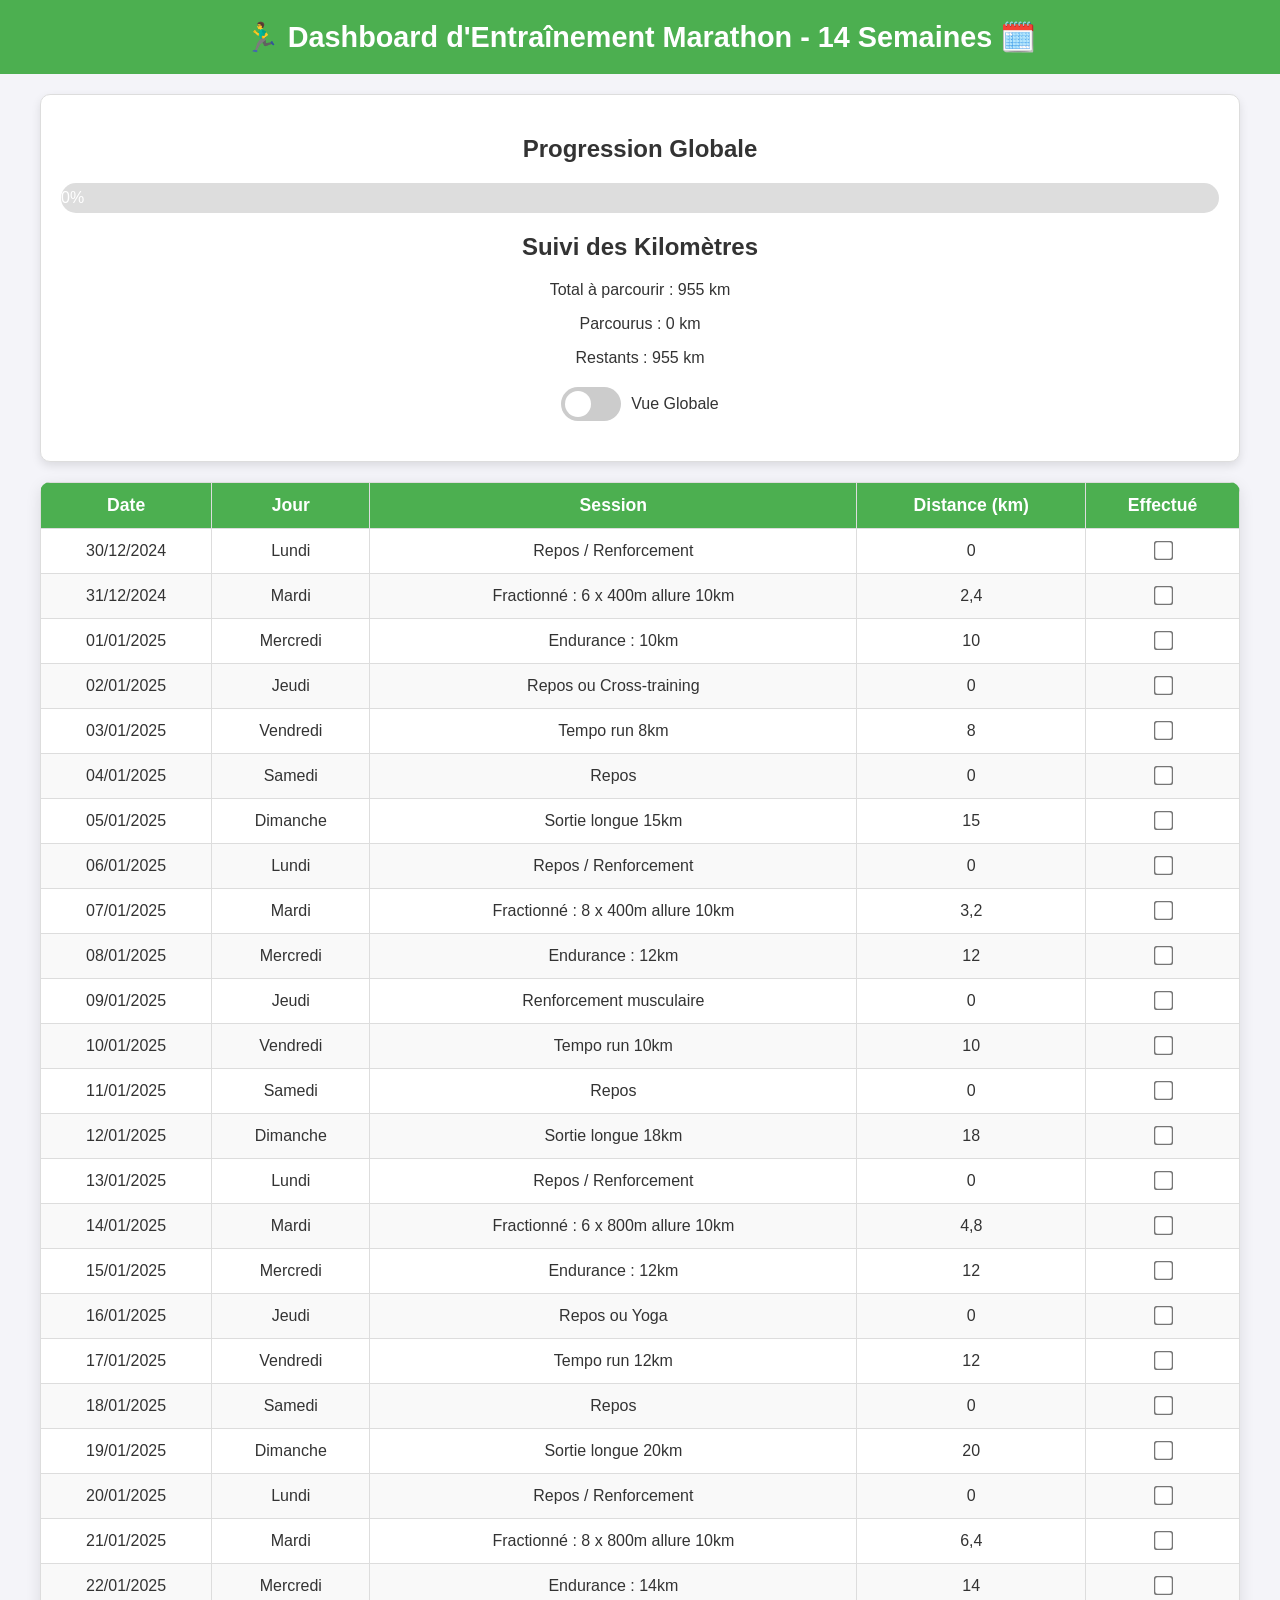
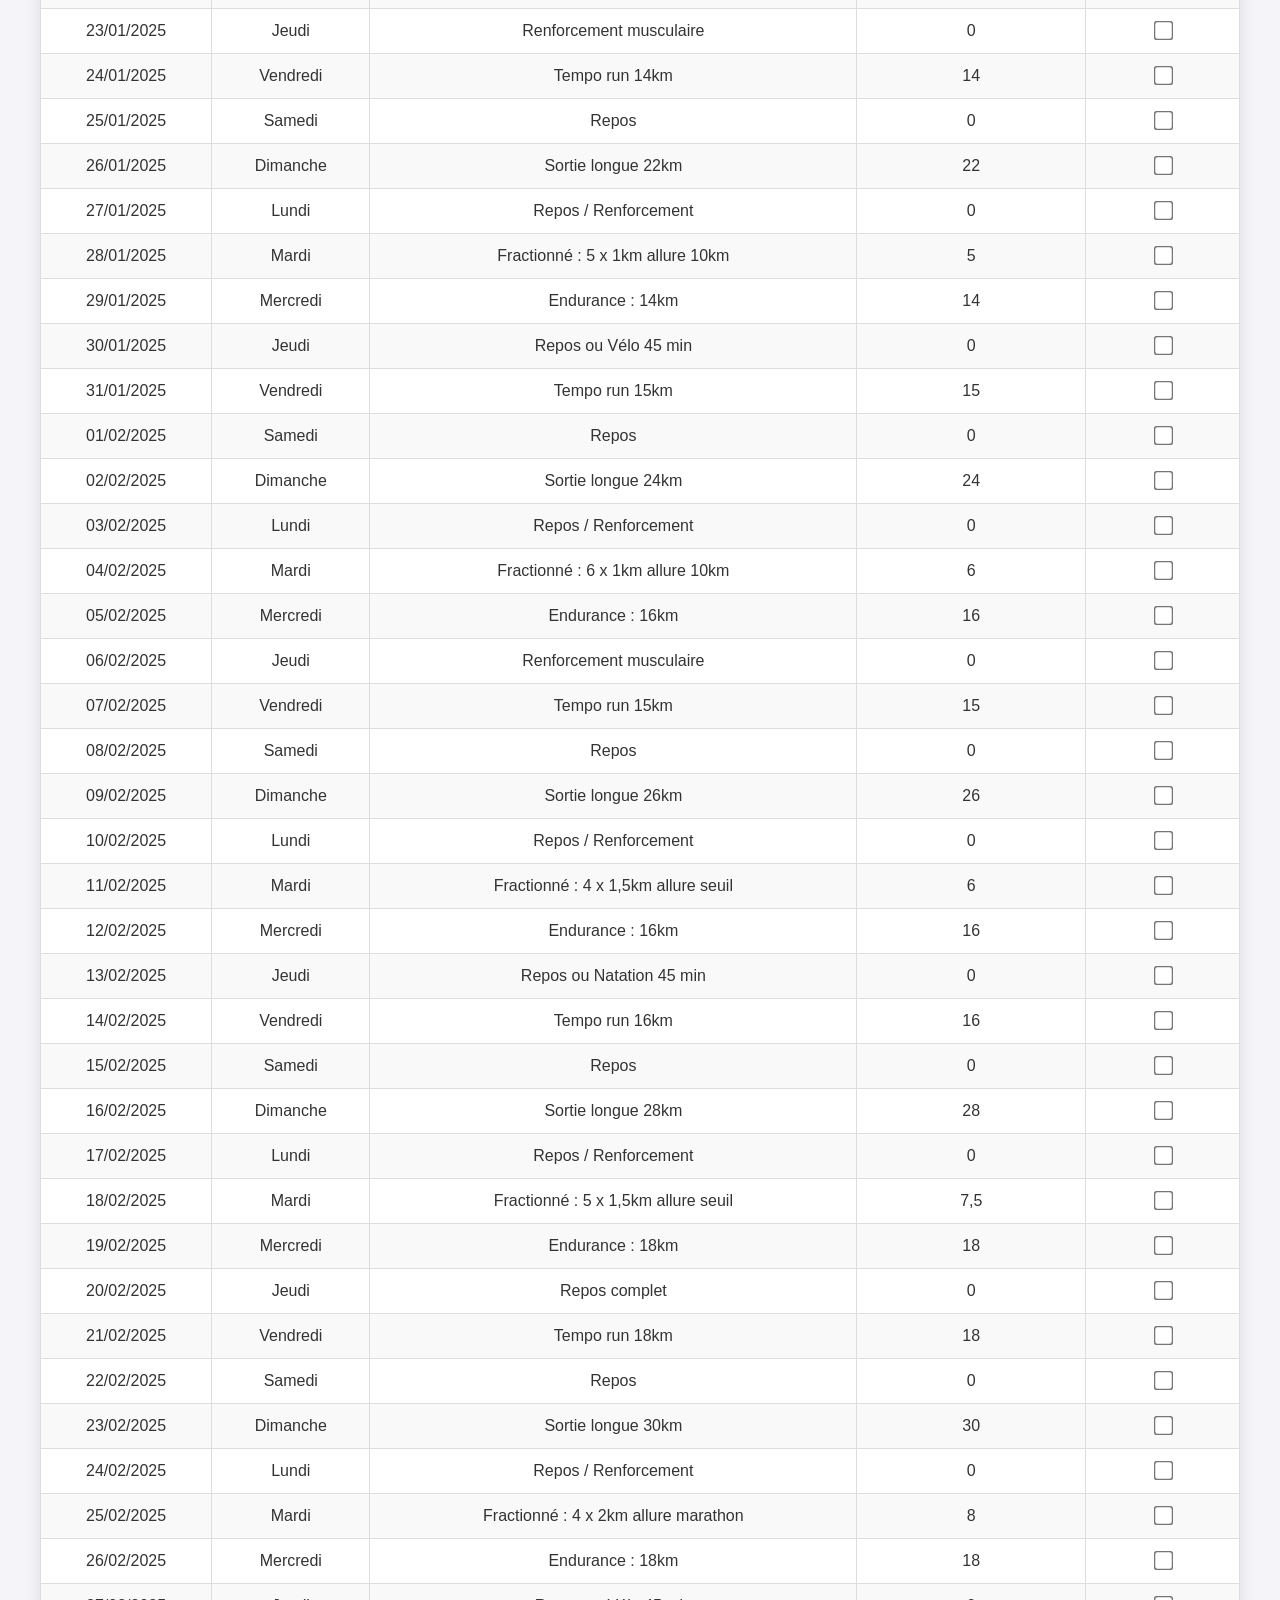
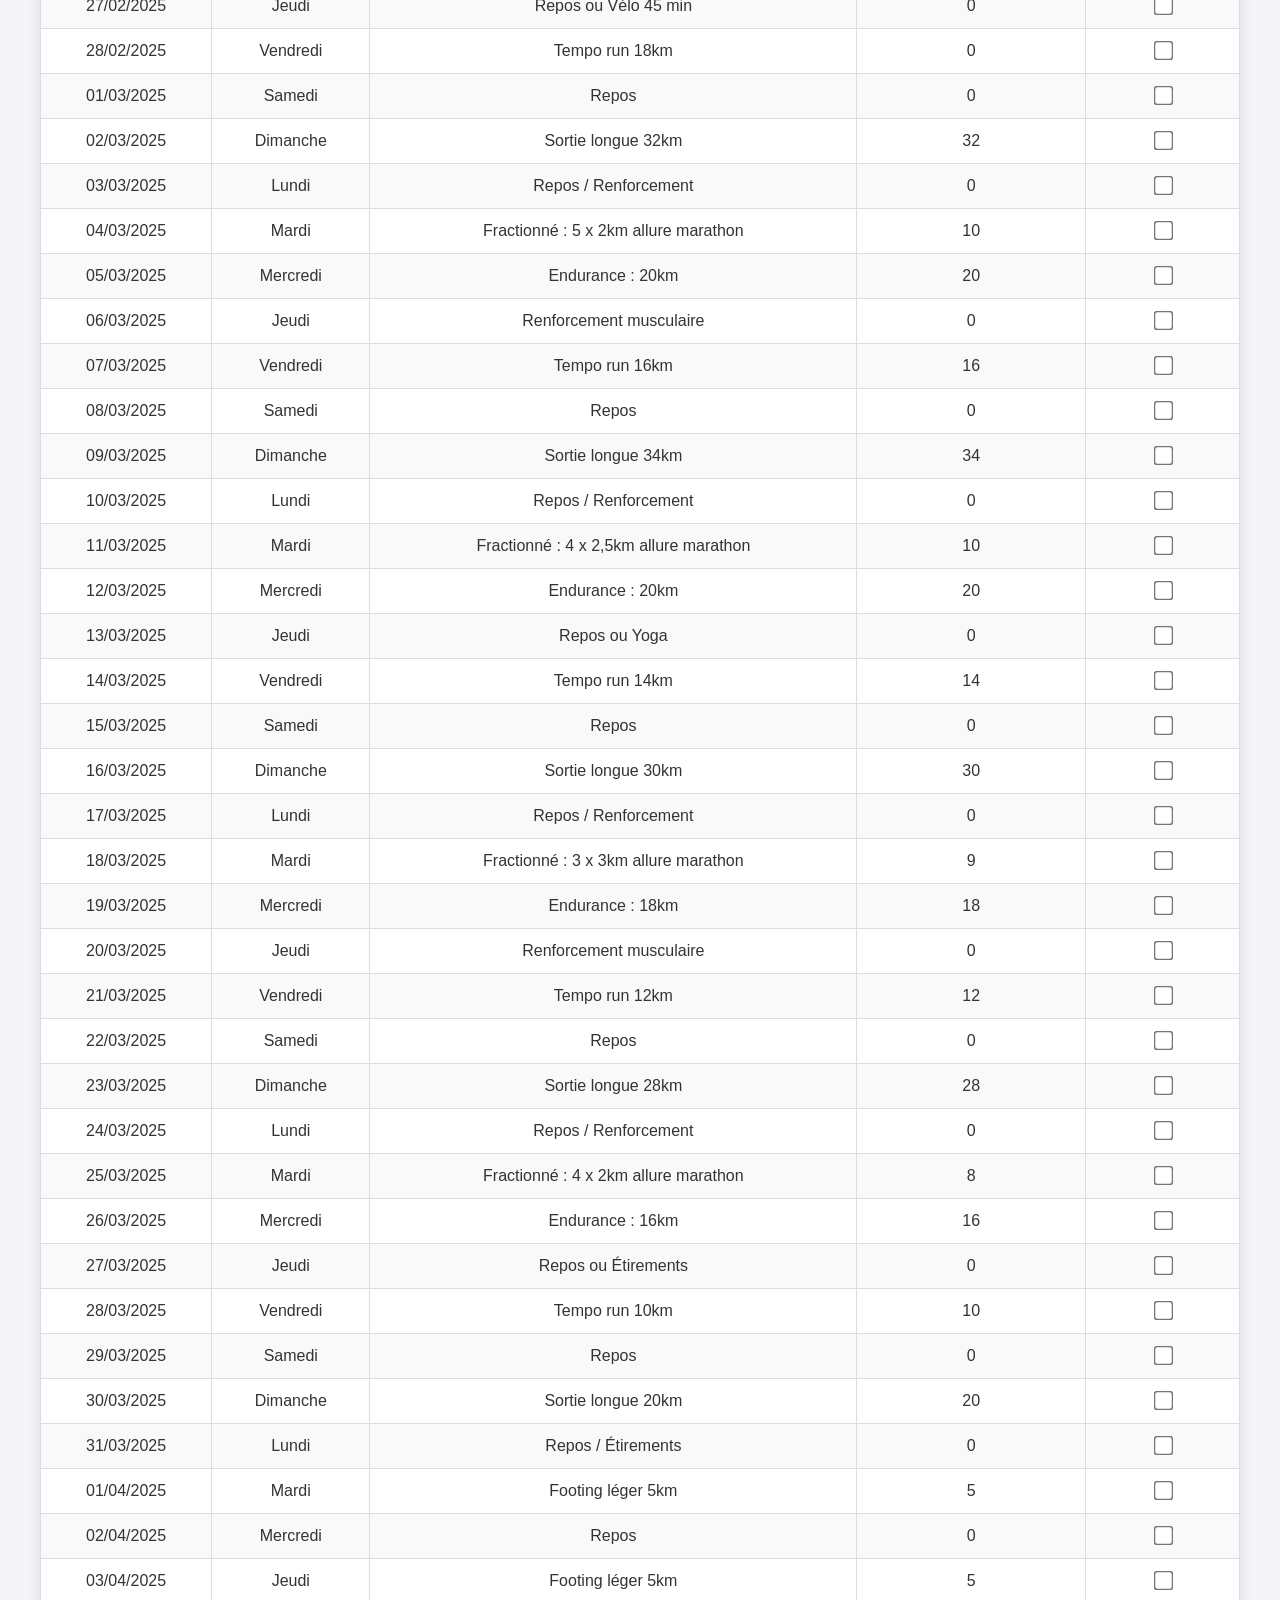
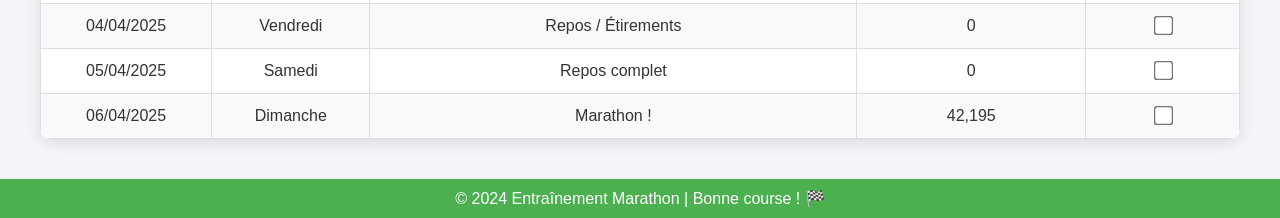
<file: index.html>
<!DOCTYPE html>
<html lang="fr">

<head>
    <meta charset="utf-8" />
    <meta content="width=device-width, initial-scale=1.0" name="viewport" />
    <title>Dashboard d'Entraînement Marathon - 14 Semaines</title>
    <link rel="stylesheet" href="styles.css">
</head>

<body>
    <header>🏃‍♂️ Dashboard d'Entraînement Marathon - 14 Semaines 🗓️</header>
    <div class="container">
        <div class="sticky-section">
            <h2>Progression Globale</h2>
            <div class="progress-bar">
                <div class="progress-fill" id="progress-fill">
                    <span id="progress-text">0%</span>
                </div>
            </div>
            <h2>Suivi des Kilomètres</h2>
            <p>Total à parcourir : <span id="total-distance">0</span> km</p>
            <p>Parcourus : <span id="completed-distance">0</span> km</p>
            <p>Restants : <span id="remaining-distance">0</span> km</p>
            <div class="toggle-view">
                <label class="switch">
                    <input type="checkbox" id="toggle-view-switch">
                    <span class="slider round"></span>
                </label>
                <span id="toggle-view-label">Vue Globale</span>
            </div>
        </div>
        <table>
            <thead>
                <tr>
                    <th>Date</th>
                    <th>Jour</th>
                    <th>Session</th>
                    <th>Distance (km)</th>
                    <th>Effectué</th>
                </tr>
            </thead>
            <tbody>
                <tr>
                    <td>30/12/2024</td>
                    <td>Lundi</td>
                    <td>Repos / Renforcement</td>
                    <td>0</td>
                    <td><input onclick="toggleDone(this)" type="checkbox" /></td>
                </tr>
                <tr>
                    <td>31/12/2024</td>
                    <td>Mardi</td>
                    <td>Fractionné : 6 x 400m allure 10km</td>
                    <td>2,4</td>
                    <td><input onclick="toggleDone(this)" type="checkbox" /></td>
                </tr>
                <tr>
                    <td>01/01/2025</td>
                    <td>Mercredi</td>
                    <td>Endurance : 10km</td>
                    <td>10</td>
                    <td><input onclick="toggleDone(this)" type="checkbox" /></td>
                </tr>
                <tr>
                    <td>02/01/2025</td>
                    <td>Jeudi</td>
                    <td>Repos ou Cross-training</td>
                    <td>0</td>
                    <td><input onclick="toggleDone(this)" type="checkbox" /></td>
                </tr>
                <tr>
                    <td>03/01/2025</td>
                    <td>Vendredi</td>
                    <td>Tempo run 8km</td>
                    <td>8</td>
                    <td><input onclick="toggleDone(this)" type="checkbox" /></td>
                </tr>
                <tr>
                    <td>04/01/2025</td>
                    <td>Samedi</td>
                    <td>Repos</td>
                    <td>0</td>
                    <td><input onclick="toggleDone(this)" type="checkbox" /></td>
                </tr>
                <tr>
                    <td>05/01/2025</td>
                    <td>Dimanche</td>
                    <td>Sortie longue 15km</td>
                    <td>15</td>
                    <td><input onclick="toggleDone(this)" type="checkbox" /></td>
                </tr>
                <tr>
                    <td>06/01/2025</td>
                    <td>Lundi</td>
                    <td>Repos / Renforcement</td>
                    <td>0</td>
                    <td><input onclick="toggleDone(this)" type="checkbox" /></td>
                </tr>
                <tr>
                    <td>07/01/2025</td>
                    <td>Mardi</td>
                    <td>Fractionné : 8 x 400m allure 10km</td>
                    <td>3,2</td>
                    <td><input onclick="toggleDone(this)" type="checkbox" /></td>
                </tr>
                <tr>
                    <td>08/01/2025</td>
                    <td>Mercredi</td>
                    <td>Endurance : 12km</td>
                    <td>12</td>
                    <td><input onclick="toggleDone(this)" type="checkbox" /></td>
                </tr>
                <tr>
                    <td>09/01/2025</td>
                    <td>Jeudi</td>
                    <td>Renforcement musculaire</td>
                    <td>0</td>
                    <td><input onclick="toggleDone(this)" type="checkbox" /></td>
                </tr>
                <tr>
                    <td>10/01/2025</td>
                    <td>Vendredi</td>
                    <td>Tempo run 10km</td>
                    <td>10</td>
                    <td><input onclick="toggleDone(this)" type="checkbox" /></td>
                </tr>
                <tr>
                    <td>11/01/2025</td>
                    <td>Samedi</td>
                    <td>Repos</td>
                    <td>0</td>
                    <td><input onclick="toggleDone(this)" type="checkbox" /></td>
                </tr>
                <tr>
                    <td>12/01/2025</td>
                    <td>Dimanche</td>
                    <td>Sortie longue 18km</td>
                    <td>18</td>
                    <td><input onclick="toggleDone(this)" type="checkbox" /></td>
                </tr>
                <tr>
                    <td>13/01/2025</td>
                    <td>Lundi</td>
                    <td>Repos / Renforcement</td>
                    <td>0</td>
                    <td><input onclick="toggleDone(this)" type="checkbox" /></td>
                </tr>
                <tr>
                    <td>14/01/2025</td>
                    <td>Mardi</td>
                    <td>Fractionné : 6 x 800m allure 10km</td>
                    <td>4,8</td>
                    <td><input onclick="toggleDone(this)" type="checkbox" /></td>
                </tr>
                <tr>
                    <td>15/01/2025</td>
                    <td>Mercredi</td>
                    <td>Endurance : 12km</td>
                    <td>12</td>
                    <td><input onclick="toggleDone(this)" type="checkbox" /></td>
                </tr>
                <tr>
                    <td>16/01/2025</td>
                    <td>Jeudi</td>
                    <td>Repos ou Yoga</td>
                    <td>0</td>
                    <td><input onclick="toggleDone(this)" type="checkbox" /></td>
                </tr>
                <tr>
                    <td>17/01/2025</td>
                    <td>Vendredi</td>
                    <td>Tempo run 12km</td>
                    <td>12</td>
                    <td><input onclick="toggleDone(this)" type="checkbox" /></td>
                </tr>
                <tr>
                    <td>18/01/2025</td>
                    <td>Samedi</td>
                    <td>Repos</td>
                    <td>0</td>
                    <td><input onclick="toggleDone(this)" type="checkbox" /></td>
                </tr>
                <tr>
                    <td>19/01/2025</td>
                    <td>Dimanche</td>
                    <td>Sortie longue 20km</td>
                    <td>20</td>
                    <td><input onclick="toggleDone(this)" type="checkbox" /></td>
                </tr>
                <tr>
                    <td>20/01/2025</td>
                    <td>Lundi</td>
                    <td>Repos / Renforcement</td>
                    <td>0</td>
                    <td><input onclick="toggleDone(this)" type="checkbox" /></td>
                </tr>
                <tr>
                    <td>21/01/2025</td>
                    <td>Mardi</td>
                    <td>Fractionné : 8 x 800m allure 10km</td>
                    <td>6,4</td>
                    <td><input onclick="toggleDone(this)" type="checkbox" /></td>
                </tr>
                <tr>
                    <td>22/01/2025</td>
                    <td>Mercredi</td>
                    <td>Endurance : 14km</td>
                    <td>14</td>
                    <td><input onclick="toggleDone(this)" type="checkbox" /></td>
                </tr>
                <tr>
                    <td>23/01/2025</td>
                    <td>Jeudi</td>
                    <td>Renforcement musculaire</td>
                    <td>0</td>
                    <td><input onclick="toggleDone(this)" type="checkbox" /></td>
                </tr>
                <tr>
                    <td>24/01/2025</td>
                    <td>Vendredi</td>
                    <td>Tempo run 14km</td>
                    <td>14</td>
                    <td><input onclick="toggleDone(this)" type="checkbox" /></td>
                </tr>
                <tr>
                    <td>25/01/2025</td>
                    <td>Samedi</td>
                    <td>Repos</td>
                    <td>0</td>
                    <td><input onclick="toggleDone(this)" type="checkbox" /></td>
                </tr>
                <tr>
                    <td>26/01/2025</td>
                    <td>Dimanche</td>
                    <td>Sortie longue 22km</td>
                    <td>22</td>
                    <td><input onclick="toggleDone(this)" type="checkbox" /></td>
                </tr>
                <tr>
                    <td>27/01/2025</td>
                    <td>Lundi</td>
                    <td>Repos / Renforcement</td>
                    <td>0</td>
                    <td><input onclick="toggleDone(this)" type="checkbox" /></td>
                </tr>
                <tr>
                    <td>28/01/2025</td>
                    <td>Mardi</td>
                    <td>Fractionné : 5 x 1km allure 10km</td>
                    <td>5</td>
                    <td><input onclick="toggleDone(this)" type="checkbox" /></td>
                </tr>
                <tr>
                    <td>29/01/2025</td>
                    <td>Mercredi</td>
                    <td>Endurance : 14km</td>
                    <td>14</td>
                    <td><input onclick="toggleDone(this)" type="checkbox" /></td>
                </tr>
                <tr>
                    <td>30/01/2025</td>
                    <td>Jeudi</td>
                    <td>Repos ou Vélo 45 min</td>
                    <td>0</td>
                    <td><input onclick="toggleDone(this)" type="checkbox" /></td>
                </tr>
                <tr>
                    <td>31/01/2025</td>
                    <td>Vendredi</td>
                    <td>Tempo run 15km</td>
                    <td>15</td>
                    <td><input onclick="toggleDone(this)" type="checkbox" /></td>
                </tr>
                <tr>
                    <td>01/02/2025</td>
                    <td>Samedi</td>
                    <td>Repos</td>
                    <td>0</td>
                    <td><input onclick="toggleDone(this)" type="checkbox" /></td>
                </tr>
                <tr>
                    <td>02/02/2025</td>
                    <td>Dimanche</td>
                    <td>Sortie longue 24km</td>
                    <td>24</td>
                    <td><input onclick="toggleDone(this)" type="checkbox" /></td>
                </tr>
                <tr>
                    <td>03/02/2025</td>
                    <td>Lundi</td>
                    <td>Repos / Renforcement</td>
                    <td>0</td>
                    <td><input onclick="toggleDone(this)" type="checkbox" /></td>
                </tr>
                <tr>
                    <td>04/02/2025</td>
                    <td>Mardi</td>
                    <td>Fractionné : 6 x 1km allure 10km</td>
                    <td>6</td>
                    <td><input onclick="toggleDone(this)" type="checkbox" /></td>
                </tr>
                <tr>
                    <td>05/02/2025</td>
                    <td>Mercredi</td>
                    <td>Endurance : 16km</td>
                    <td>16</td>
                    <td><input onclick="toggleDone(this)" type="checkbox" /></td>
                </tr>
                <tr>
                    <td>06/02/2025</td>
                    <td>Jeudi</td>
                    <td>Renforcement musculaire</td>
                    <td>0</td>
                    <td><input onclick="toggleDone(this)" type="checkbox" /></td>
                </tr>
                <tr>
                    <td>07/02/2025</td>
                    <td>Vendredi</td>
                    <td>Tempo run 15km</td>
                    <td>15</td>
                    <td><input onclick="toggleDone(this)" type="checkbox" /></td>
                </tr>
                <tr>
                    <td>08/02/2025</td>
                    <td>Samedi</td>
                    <td>Repos</td>
                    <td>0</td>
                    <td><input onclick="toggleDone(this)" type="checkbox" /></td>
                </tr>
                <tr>
                    <td>09/02/2025</td>
                    <td>Dimanche</td>
                    <td>Sortie longue 26km</td>
                    <td>26</td>
                    <td><input onclick="toggleDone(this)" type="checkbox" /></td>
                </tr>
                <tr>
                    <td>10/02/2025</td>
                    <td>Lundi</td>
                    <td>Repos / Renforcement</td>
                    <td>0</td>
                    <td><input onclick="toggleDone(this)" type="checkbox" /></td>
                </tr>
                <tr>
                    <td>11/02/2025</td>
                    <td>Mardi</td>
                    <td>Fractionné : 4 x 1,5km allure seuil</td>
                    <td>6</td>
                    <td><input onclick="toggleDone(this)" type="checkbox" /></td>
                </tr>
                <tr>
                    <td>12/02/2025</td>
                    <td>Mercredi</td>
                    <td>Endurance : 16km</td>
                    <td>16</td>
                    <td><input onclick="toggleDone(this)" type="checkbox" /></td>
                </tr>
                <tr>
                    <td>13/02/2025</td>
                    <td>Jeudi</td>
                    <td>Repos ou Natation 45 min</td>
                    <td>0</td>
                    <td><input onclick="toggleDone(this)" type="checkbox" /></td>
                </tr>
                <tr>
                    <td>14/02/2025</td>
                    <td>Vendredi</td>
                    <td>Tempo run 16km</td>
                    <td>16</td>
                    <td><input onclick="toggleDone(this)" type="checkbox" /></td>
                </tr>
                <tr>
                    <td>15/02/2025</td>
                    <td>Samedi</td>
                    <td>Repos</td>
                    <td>0</td>
                    <td><input onclick="toggleDone(this)" type="checkbox" /></td>
                </tr>
                <tr>
                    <td>16/02/2025</td>
                    <td>Dimanche</td>
                    <td>Sortie longue 28km</td>
                    <td>28</td>
                    <td><input onclick="toggleDone(this)" type="checkbox" /></td>
                </tr>
                <tr>
                    <td>17/02/2025</td>
                    <td>Lundi</td>
                    <td>Repos / Renforcement</td>
                    <td>0</td>
                    <td><input onclick="toggleDone(this)" type="checkbox" /></td>
                </tr>
                <tr>
                    <td>18/02/2025</td>
                    <td>Mardi</td>
                    <td>Fractionné : 5 x 1,5km allure seuil</td>
                    <td>7,5</td>
                    <td><input onclick="toggleDone(this)" type="checkbox" /></td>
                </tr>
                <tr>
                    <td>19/02/2025</td>
                    <td>Mercredi</td>
                    <td>Endurance : 18km</td>
                    <td>18</td>
                    <td><input onclick="toggleDone(this)" type="checkbox" /></td>
                </tr>
                <tr>
                    <td>20/02/2025</td>
                    <td>Jeudi</td>
                    <td>Repos complet</td>
                    <td>0</td>
                    <td><input onclick="toggleDone(this)" type="checkbox" /></td>
                </tr>
                <tr>
                    <td>21/02/2025</td>
                    <td>Vendredi</td>
                    <td>Tempo run 18km</td>
                    <td>18</td>
                    <td><input onclick="toggleDone(this)" type="checkbox" /></td>
                </tr>
                <tr>
                    <td>22/02/2025</td>
                    <td>Samedi</td>
                    <td>Repos</td>
                    <td>0</td>
                    <td><input onclick="toggleDone(this)" type="checkbox" /></td>
                </tr>
                <tr>
                    <td>23/02/2025</td>
                    <td>Dimanche</td>
                    <td>Sortie longue 30km</td>
                    <td>30</td>
                    <td><input onclick="toggleDone(this)" type="checkbox" /></td>
                </tr>
                <tr>
                    <td>24/02/2025</td>
                    <td>Lundi</td>
                    <td>Repos / Renforcement</td>
                    <td>0</td>
                    <td><input onclick="toggleDone(this)" type="checkbox" /></td>
                </tr>
                <tr>
                    <td>25/02/2025</td>
                    <td>Mardi</td>
                    <td>Fractionné : 4 x 2km allure marathon</td>
                    <td>8</td>
                    <td><input onclick="toggleDone(this)" type="checkbox" /></td>
                </tr>
                <tr>
                    <td>26/02/2025</td>
                    <td>Mercredi</td>
                    <td>Endurance : 18km</td>
                    <td>18</td>
                    <td><input onclick="toggleDone(this)" type="checkbox" /></td>
                </tr>
                <tr>
                    <td>27/02/2025</td>
                    <td>Jeudi</td>
                    <td>Repos ou Vélo 45 min</td>
                    <td>0</td>
                    <td><input onclick="toggleDone(this)" type="checkbox" /></td>
                </tr>
                <tr>
                    <td>28/02/2025</td>
                    <td>Vendredi</td>
                    <td>Tempo run 18km</td>
                    <td>0</td>
                    <td><input onclick="toggleDone(this)" type="checkbox" /></td>
                </tr>
                <tr>
                    <td>01/03/2025</td>
                    <td>Samedi</td>
                    <td>Repos</td>
                    <td>0</td>
                    <td><input onclick="toggleDone(this)" type="checkbox" /></td>
                </tr>
                <tr>
                    <td>02/03/2025</td>
                    <td>Dimanche</td>
                    <td>Sortie longue 32km</td>
                    <td>32</td>
                    <td><input onclick="toggleDone(this)" type="checkbox" /></td>
                </tr>
                <tr>
                    <td>03/03/2025</td>
                    <td>Lundi</td>
                    <td>Repos / Renforcement</td>
                    <td>0</td>
                    <td><input onclick="toggleDone(this)" type="checkbox" /></td>
                </tr>
                <tr>
                    <td>04/03/2025</td>
                    <td>Mardi</td>
                    <td>Fractionné : 5 x 2km allure marathon</td>
                    <td>10</td>
                    <td><input onclick="toggleDone(this)" type="checkbox" /></td>
                </tr>
                <tr>
                    <td>05/03/2025</td>
                    <td>Mercredi</td>
                    <td>Endurance : 20km</td>
                    <td>20</td>
                    <td><input onclick="toggleDone(this)" type="checkbox" /></td>
                </tr>
                <tr>
                    <td>06/03/2025</td>
                    <td>Jeudi</td>
                    <td>Renforcement musculaire</td>
                    <td>0</td>
                    <td><input onclick="toggleDone(this)" type="checkbox" /></td>
                </tr>
                <tr>
                    <td>07/03/2025</td>
                    <td>Vendredi</td>
                    <td>Tempo run 16km</td>
                    <td>16</td>
                    <td><input onclick="toggleDone(this)" type="checkbox" /></td>
                </tr>
                <tr>
                    <td>08/03/2025</td>
                    <td>Samedi</td>
                    <td>Repos</td>
                    <td>0</td>
                    <td><input onclick="toggleDone(this)" type="checkbox" /></td>
                </tr>
                <tr>
                    <td>09/03/2025</td>
                    <td>Dimanche</td>
                    <td>Sortie longue 34km</td>
                    <td>34</td>
                    <td><input onclick="toggleDone(this)" type="checkbox" /></td>
                </tr>
                <tr>
                    <td>10/03/2025</td>
                    <td>Lundi</td>
                    <td>Repos / Renforcement</td>
                    <td>0</td>
                    <td><input onclick="toggleDone(this)" type="checkbox" /></td>
                </tr>
                <tr>
                    <td>11/03/2025</td>
                    <td>Mardi</td>
                    <td>Fractionné : 4 x 2,5km allure marathon</td>
                    <td>10</td>
                    <td><input onclick="toggleDone(this)" type="checkbox" /></td>
                </tr>
                <tr>
                    <td>12/03/2025</td>
                    <td>Mercredi</td>
                    <td>Endurance : 20km</td>
                    <td>20</td>
                    <td><input onclick="toggleDone(this)" type="checkbox" /></td>
                </tr>
                <tr>
                    <td>13/03/2025</td>
                    <td>Jeudi</td>
                    <td>Repos ou Yoga</td>
                    <td>0</td>
                    <td><input onclick="toggleDone(this)" type="checkbox" /></td>
                </tr>
                <tr>
                    <td>14/03/2025</td>
                    <td>Vendredi</td>
                    <td>Tempo run 14km</td>
                    <td>14</td>
                    <td><input onclick="toggleDone(this)" type="checkbox" /></td>
                </tr>
                <tr>
                    <td>15/03/2025</td>
                    <td>Samedi</td>
                    <td>Repos</td>
                    <td>0</td>
                    <td><input onclick="toggleDone(this)" type="checkbox" /></td>
                </tr>
                <tr>
                    <td>16/03/2025</td>
                    <td>Dimanche</td>
                    <td>Sortie longue 30km</td>
                    <td>30</td>
                    <td><input onclick="toggleDone(this)" type="checkbox" /></td>
                </tr>
                <tr>
                    <td>17/03/2025</td>
                    <td>Lundi</td>
                    <td>Repos / Renforcement</td>
                    <td>0</td>
                    <td><input onclick="toggleDone(this)" type="checkbox" /></td>
                </tr>
                <tr>
                    <td>18/03/2025</td>
                    <td>Mardi</td>
                    <td>Fractionné : 3 x 3km allure marathon</td>
                    <td>9</td>
                    <td><input onclick="toggleDone(this)" type="checkbox" /></td>
                </tr>
                <tr>
                    <td>19/03/2025</td>
                    <td>Mercredi</td>
                    <td>Endurance : 18km</td>
                    <td>18</td>
                    <td><input onclick="toggleDone(this)" type="checkbox" /></td>
                </tr>
                <tr>
                    <td>20/03/2025</td>
                    <td>Jeudi</td>
                    <td>Renforcement musculaire</td>
                    <td>0</td>
                    <td><input onclick="toggleDone(this)" type="checkbox" /></td>
                </tr>
                <tr>
                    <td>21/03/2025</td>
                    <td>Vendredi</td>
                    <td>Tempo run 12km</td>
                    <td>12</td>
                    <td><input onclick="toggleDone(this)" type="checkbox" /></td>
                </tr>
                <tr>
                    <td>22/03/2025</td>
                    <td>Samedi</td>
                    <td>Repos</td>
                    <td>0</td>
                    <td><input onclick="toggleDone(this)" type="checkbox" /></td>
                </tr>
                <tr>
                    <td>23/03/2025</td>
                    <td>Dimanche</td>
                    <td>Sortie longue 28km</td>
                    <td>28</td>
                    <td><input onclick="toggleDone(this)" type="checkbox" /></td>
                </tr>
                <tr>
                    <td>24/03/2025</td>
                    <td>Lundi</td>
                    <td>Repos / Renforcement</td>
                    <td>0</td>
                    <td><input onclick="toggleDone(this)" type="checkbox" /></td>
                </tr>
                <tr>
                    <td>25/03/2025</td>
                    <td>Mardi</td>
                    <td>Fractionné : 4 x 2km allure marathon</td>
                    <td>8</td>
                    <td><input onclick="toggleDone(this)" type="checkbox" /></td>
                </tr>
                <tr>
                    <td>26/03/2025</td>
                    <td>Mercredi</td>
                    <td>Endurance : 16km</td>
                    <td>16</td>
                    <td><input onclick="toggleDone(this)" type="checkbox" /></td>
                </tr>
                <tr>
                    <td>27/03/2025</td>
                    <td>Jeudi</td>
                    <td>Repos ou Étirements</td>
                    <td>0</td>
                    <td><input onclick="toggleDone(this)" type="checkbox" /></td>
                </tr>
                <tr>
                    <td>28/03/2025</td>
                    <td>Vendredi</td>
                    <td>Tempo run 10km</td>
                    <td>10</td>
                    <td><input onclick="toggleDone(this)" type="checkbox" /></td>
                </tr>
                <tr>
                    <td>29/03/2025</td>
                    <td>Samedi</td>
                    <td>Repos</td>
                    <td>0</td>
                    <td><input onclick="toggleDone(this)" type="checkbox" /></td>
                </tr>
                <tr>
                    <td>30/03/2025</td>
                    <td>Dimanche</td>
                    <td>Sortie longue 20km</td>
                    <td>20</td>
                    <td><input onclick="toggleDone(this)" type="checkbox" /></td>
                </tr>
                <tr>
                    <td>31/03/2025</td>
                    <td>Lundi</td>
                    <td>Repos / Étirements</td>
                    <td>0</td>
                    <td><input onclick="toggleDone(this)" type="checkbox" /></td>
                </tr>
                <tr>
                    <td>01/04/2025</td>
                    <td>Mardi</td>
                    <td>Footing léger 5km</td>
                    <td>5</td>
                    <td><input onclick="toggleDone(this)" type="checkbox" /></td>
                </tr>
                <tr>
                    <td>02/04/2025</td>
                    <td>Mercredi</td>
                    <td>Repos</td>
                    <td>0</td>
                    <td><input onclick="toggleDone(this)" type="checkbox" /></td>
                </tr>
                <tr>
                    <td>03/04/2025</td>
                    <td>Jeudi</td>
                    <td>Footing léger 5km</td>
                    <td>5</td>
                    <td><input onclick="toggleDone(this)" type="checkbox" /></td>
                </tr>
                <tr>
                    <td>04/04/2025</td>
                    <td>Vendredi</td>
                    <td>Repos / Étirements</td>
                    <td>0</td>
                    <td><input onclick="toggleDone(this)" type="checkbox" /></td>
                </tr>
                <tr>
                    <td>05/04/2025</td>
                    <td>Samedi</td>
                    <td>Repos complet</td>
                    <td>0</td>
                    <td><input onclick="toggleDone(this)" type="checkbox" /></td>
                </tr>
                <tr>
                    <td>06/04/2025</td>
                    <td>Dimanche</td>
                    <td>Marathon !</td>
                    <td>42,195</td>
                    <td><input onclick="toggleDone(this)" type="checkbox" /></td>
                </tr>
            </tbody>
        </table>
    </div>
    <footer>© 2024 Entraînement Marathon | Bonne course ! 🏁</footer>
    <script>
        document.getElementById('total-distance').innerText = 955;
        document.getElementById('remaining-distance').innerText = 955;
    </script>
    <script src="script.js"></script>
</body>

</html>
</file>
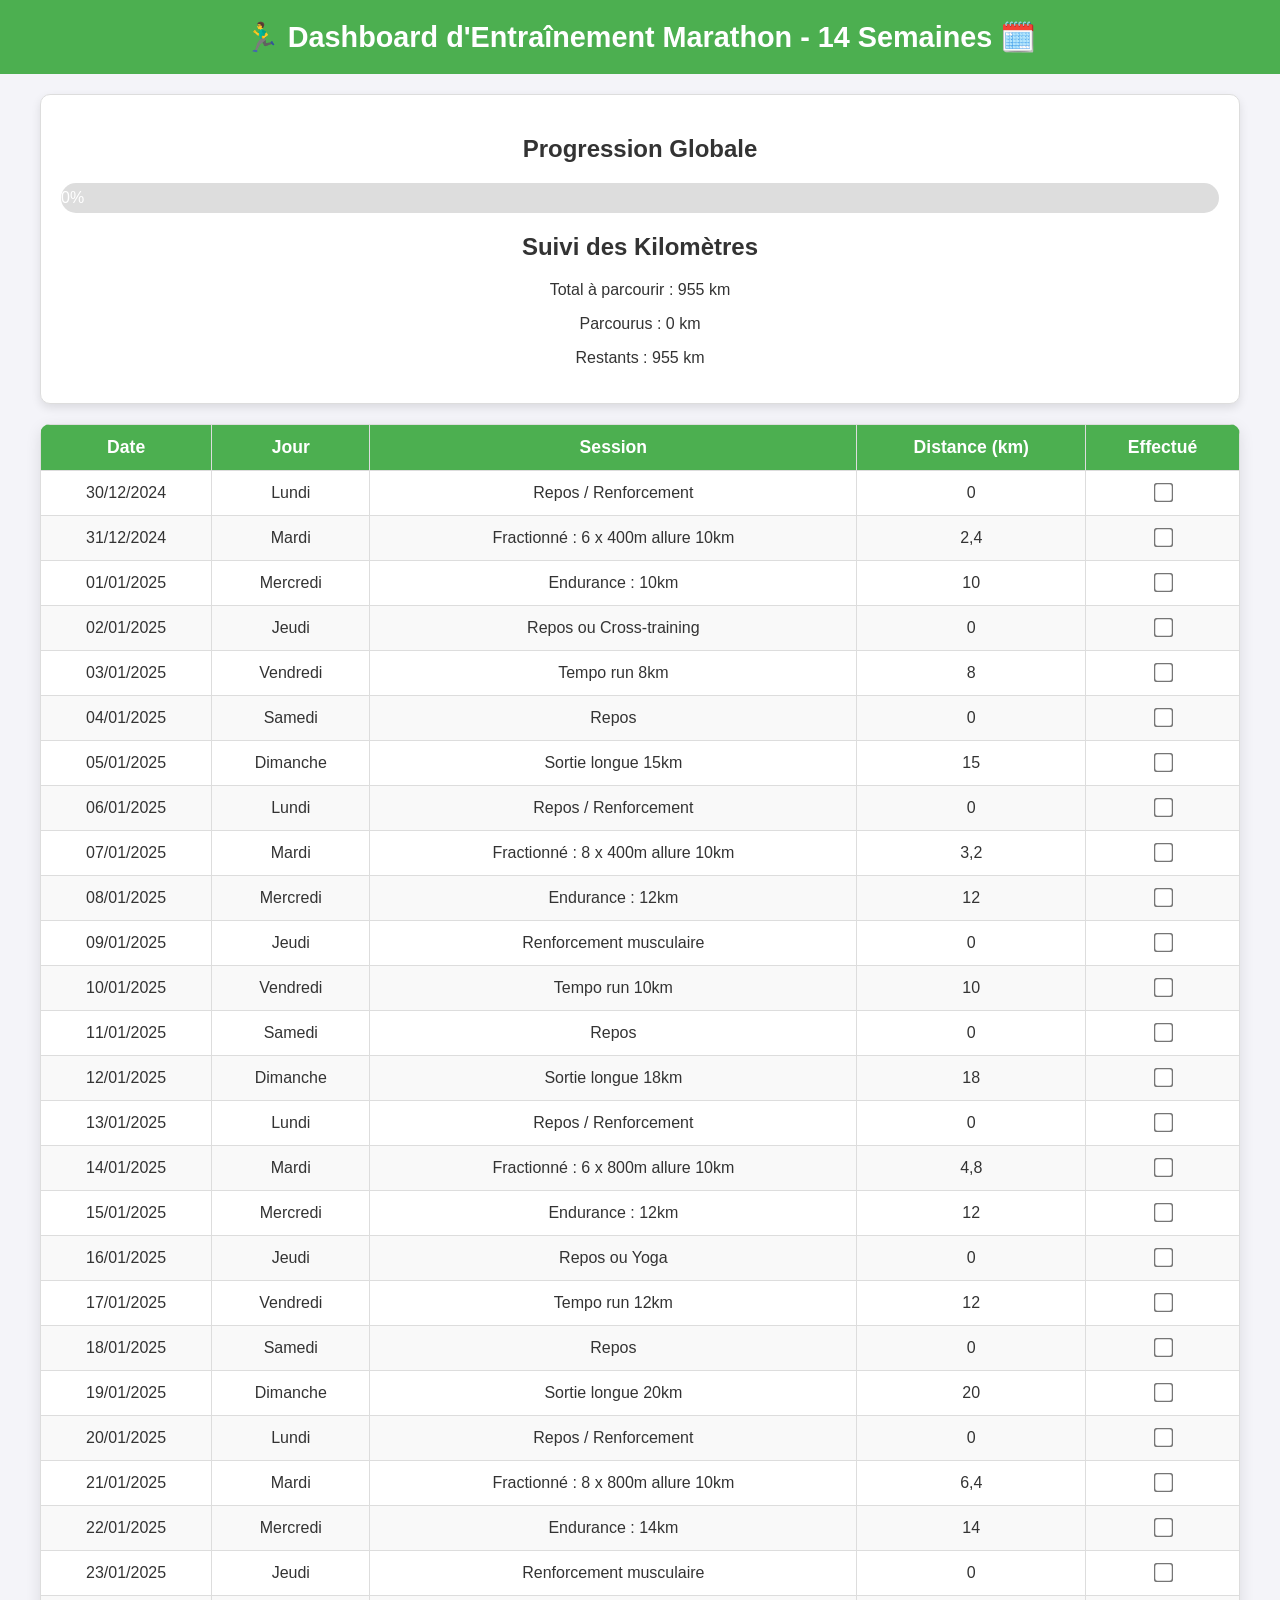
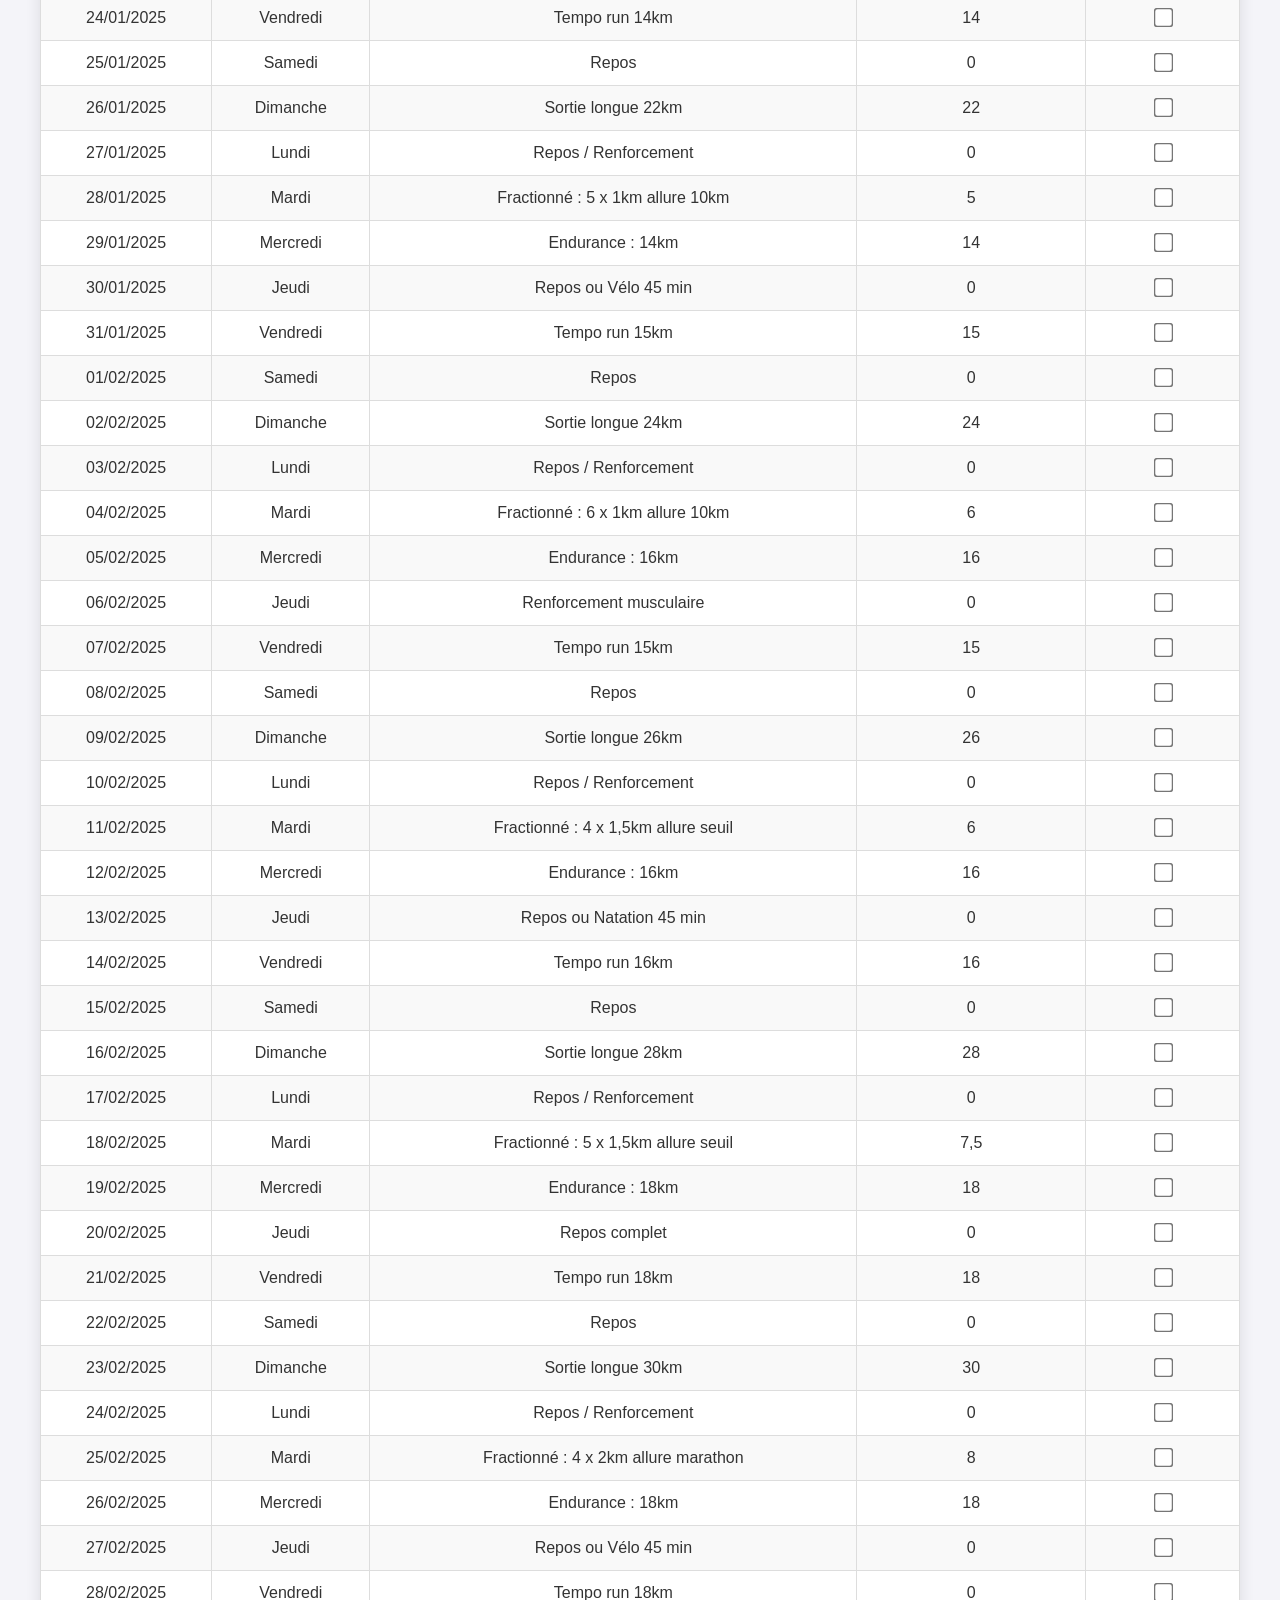
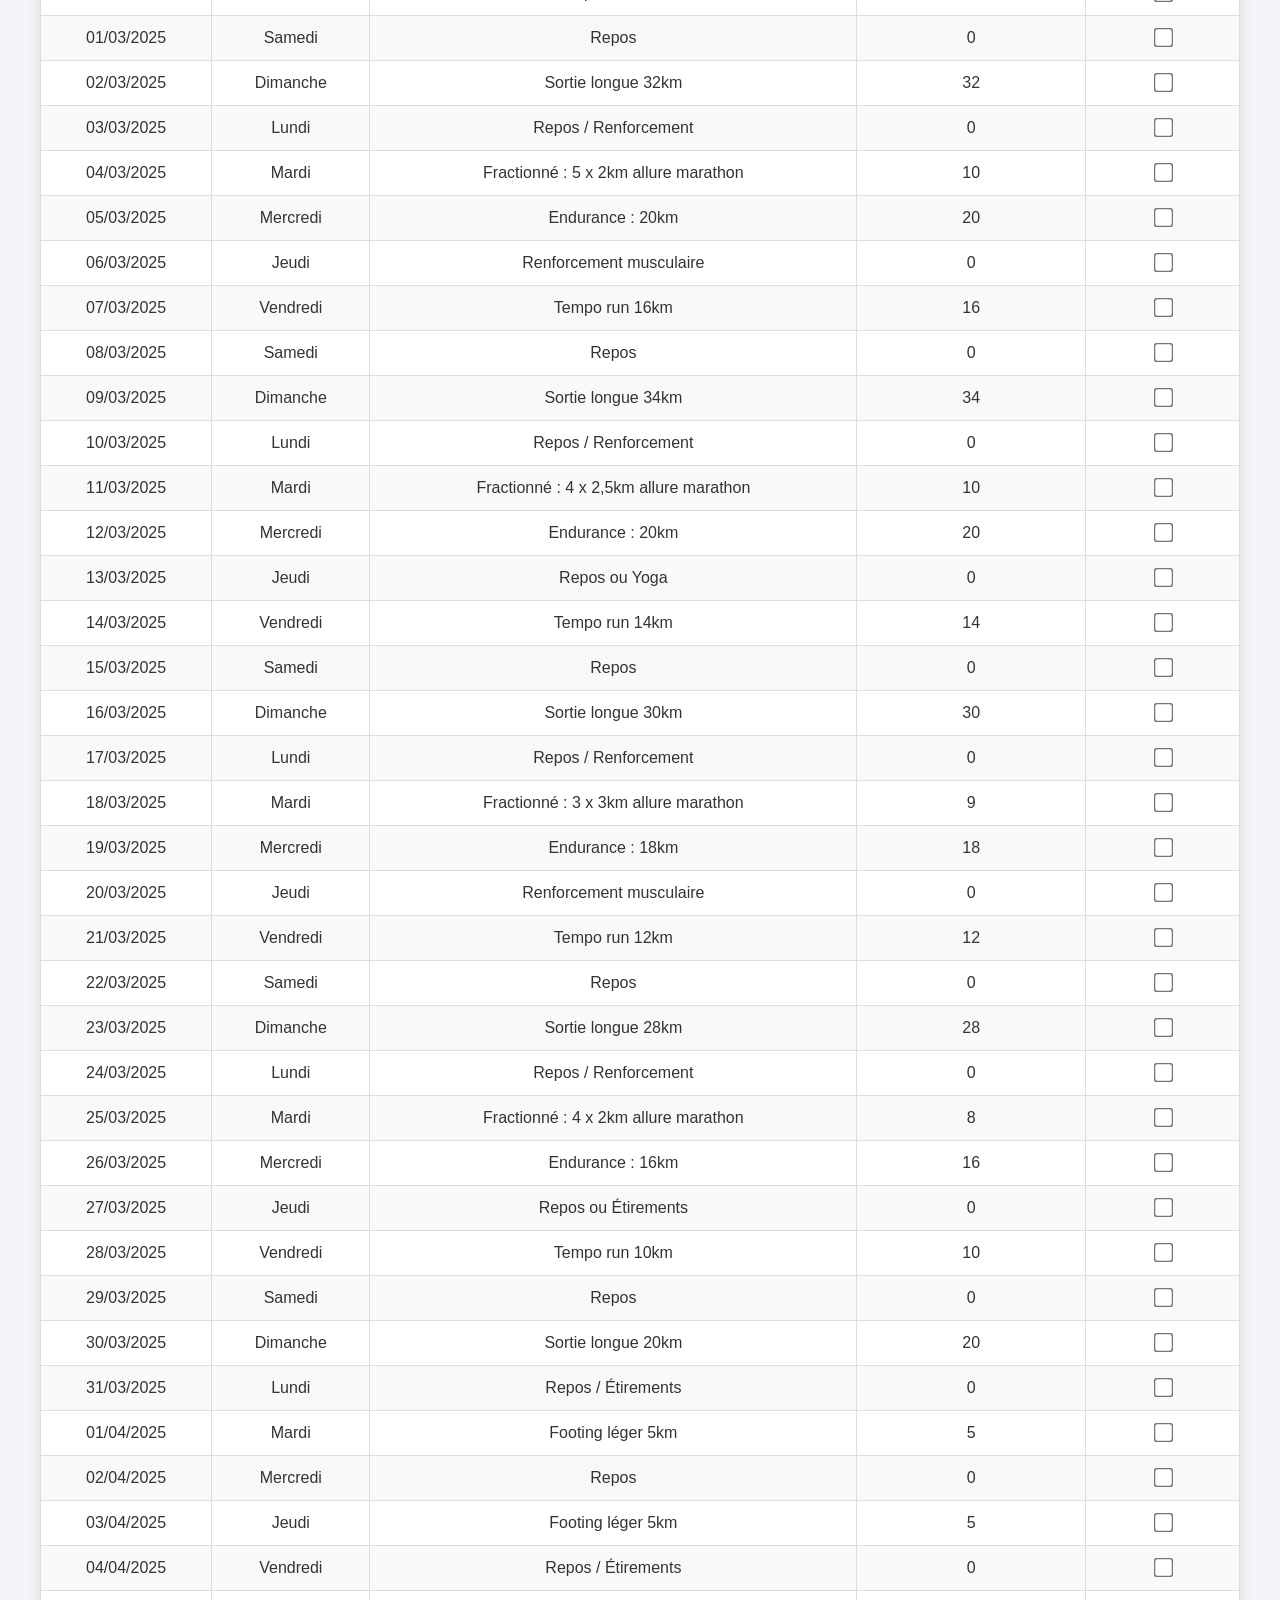
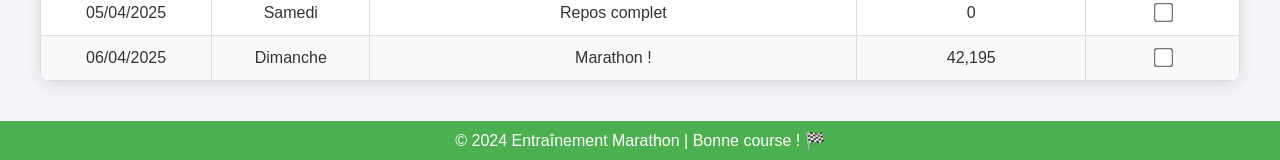
<file: dashboard_marathon_14_semaines_responsive.html>
<!DOCTYPE html>

<html lang="fr">
<head>
<meta charset="utf-8"/>
<meta content="width=device-width, initial-scale=1.0" name="viewport"/>
<title>Dashboard d'Entraînement Marathon - 14 Semaines</title>
<style>
        body {
            font-family: 'Segoe UI', Tahoma, Geneva, Verdana, sans-serif;
            margin: 0;
            padding: 0;
            background-color: #f4f4f9;
            color: #333;
        }
        header {
            background-color: #4CAF50;
            color: white;
            padding: 20px;
            text-align: center;
            font-size: 1.8em;
            font-weight: bold;
        }
        .container {
            padding: 20px;
            max-width: 1200px;
            margin: 0 auto;
        }
        .sticky-section {
            background: #fff;
            padding: 20px;
            border: 1px solid #ddd;
            box-shadow: 0px 4px 10px rgba(0, 0, 0, 0.1);
            text-align: center;
            position: sticky;
            top: 20px;
            z-index: 100;
            border-radius: 10px;
            margin-bottom: 20px;
        }
        .progress-bar {
            width: 100%;
            background: #ddd;
            border-radius: 20px;
            overflow: hidden;
            height: 30px;
            margin-top: 10px;
        }
        .progress-fill {
            height: 100%;
            width: 0%;
            background: #4CAF50;
            text-align: center;
            color: white;
            line-height: 30px;
            transition: width 0.3s ease-in-out;
        }
        table {
            width: 100%;
            border-collapse: collapse;
            background-color: #fff;
            box-shadow: 0px 4px 15px rgba(0, 0, 0, 0.1);
            margin-top: 20px;
            border-radius: 10px;
            overflow: hidden;
        }
        th, td {
            border: 1px solid #ddd;
            padding: 12px;
            text-align: center;
        }
        th {
            background-color: #4CAF50;
            color: white;
            font-size: 1.1em;
        }
        tr:nth-child(even) {
            background-color: #f9f9f9;
        }
        tr:hover {
            background-color: #f1f1f1;
        }
        .done {
            background-color: #c8e6c9 !important;
        }
        input[type="checkbox"] {
            transform: scale(1.5);
            cursor: pointer;
        }
        footer {
            text-align: center;
            padding: 10px;
            background-color: #4CAF50;
            color: white;
            margin-top: 20px;
        }
    
        @media (max-width: 768px) {
            header {
                font-size: 1.5em;
                padding: 15px;
            }
            .container {
                padding: 10px;
            }
            .sticky-section {
                padding: 15px;
                top: 10px;
            }
            .progress-bar {
                height: 25px;
            }
            .progress-fill {
                line-height: 25px;
            }
            table {
                font-size: 0.9em;
                display: block;
                overflow-x: auto;
                white-space: nowrap;
            }
            th, td {
                padding: 10px;
            }
            input[type="checkbox"] {
                transform: scale(1.2);
            }
            footer {
                font-size: 0.9em;
            }
        }
</style>
<script>
        function toggleDone(checkbox) {
            let row = checkbox.parentElement.parentElement;
            let distanceCell = row.cells[3];
            let distance = parseFloat(distanceCell.innerText) || 0;
            let completedDistance = parseFloat(document.getElementById('completed-distance').innerText) || 0;
            let totalDistance = parseFloat(document.getElementById('total-distance').innerText);

            if (checkbox.checked) {
                row.classList.add('done');
                completedDistance += distance;
            } else {
                row.classList.remove('done');
                completedDistance -= distance;
            }

            document.getElementById('completed-distance').innerText = completedDistance.toFixed(2);
            document.getElementById('remaining-distance').innerText = (totalDistance - completedDistance).toFixed(2);
            updateProgress(completedDistance, totalDistance);
            saveState();
        }

        function updateProgress(completed, total) {
            let progress = (completed / total) * 100;
            document.getElementById('progress-fill').style.width = progress + '%';
            document.getElementById('progress-text').innerText = Math.round(progress) + '%';
        }

        function saveState() {
            let checkboxes = document.querySelectorAll('input[type="checkbox"]');
            let state = Array.from(checkboxes).map(cb => cb.checked);
            localStorage.setItem('trainingState', JSON.stringify(state));
            localStorage.setItem('completedDistance', document.getElementById('completed-distance').innerText);
        }

        function loadState() {
            let state = JSON.parse(localStorage.getItem('trainingState'));
            let completedDistance = localStorage.getItem('completedDistance');
            let checkboxes = document.querySelectorAll('input[type="checkbox"]');

            if (state) {
                state.forEach((checked, index) => {
                    checkboxes[index].checked = checked;
                    if (checked) {
                        checkboxes[index].parentElement.parentElement.classList.add('done');
                    }
                });
            }

            if (completedDistance) {
                document.getElementById('completed-distance').innerText = completedDistance;
                let totalDistance = parseFloat(document.getElementById('total-distance').innerText);
                document.getElementById('remaining-distance').innerText = (totalDistance - parseFloat(completedDistance)).toFixed(2);
                updateProgress(parseFloat(completedDistance), totalDistance);
            }
        }

        window.onload = loadState;
    </script>
</head>
<body>
<header>🏃‍♂️ Dashboard d'Entraînement Marathon - 14 Semaines 🗓️</header>
<div class="container">
<div class="sticky-section">
<h2>Progression Globale</h2>
<div class="progress-bar">
<div class="progress-fill" id="progress-fill">
<span id="progress-text">0%</span>
</div>
</div>
<h2>Suivi des Kilomètres</h2>
<p>Total à parcourir : <span id="total-distance">0</span> km</p>
<p>Parcourus : <span id="completed-distance">0</span> km</p>
<p>Restants : <span id="remaining-distance">0</span> km</p>
</div>
<table>
<thead>
<tr>
<th>Date</th>
<th>Jour</th>
<th>Session</th>
<th>Distance (km)</th>
<th>Effectué</th>
</tr>
</thead>
<tbody>
<tr>
<td>30/12/2024</td>
<td>Lundi</td>
<td>Repos / Renforcement</td>
<td>0</td>
<td><input onclick="toggleDone(this)" type="checkbox"/></td>
</tr>
<tr>
<td>31/12/2024</td>
<td>Mardi</td>
<td>Fractionné : 6 x 400m allure 10km</td>
<td>2,4</td>
<td><input onclick="toggleDone(this)" type="checkbox"/></td>
</tr>
<tr>
<td>01/01/2025</td>
<td>Mercredi</td>
<td>Endurance : 10km</td>
<td>10</td>
<td><input onclick="toggleDone(this)" type="checkbox"/></td>
</tr>
<tr>
<td>02/01/2025</td>
<td>Jeudi</td>
<td>Repos ou Cross-training</td>
<td>0</td>
<td><input onclick="toggleDone(this)" type="checkbox"/></td>
</tr>
<tr>
<td>03/01/2025</td>
<td>Vendredi</td>
<td>Tempo run 8km</td>
<td>8</td>
<td><input onclick="toggleDone(this)" type="checkbox"/></td>
</tr>
<tr>
<td>04/01/2025</td>
<td>Samedi</td>
<td>Repos</td>
<td>0</td>
<td><input onclick="toggleDone(this)" type="checkbox"/></td>
</tr>
<tr>
<td>05/01/2025</td>
<td>Dimanche</td>
<td>Sortie longue 15km</td>
<td>15</td>
<td><input onclick="toggleDone(this)" type="checkbox"/></td>
</tr>
<tr>
<td>06/01/2025</td>
<td>Lundi</td>
<td>Repos / Renforcement</td>
<td>0</td>
<td><input onclick="toggleDone(this)" type="checkbox"/></td>
</tr>
<tr>
<td>07/01/2025</td>
<td>Mardi</td>
<td>Fractionné : 8 x 400m allure 10km</td>
<td>3,2</td>
<td><input onclick="toggleDone(this)" type="checkbox"/></td>
</tr>
<tr>
<td>08/01/2025</td>
<td>Mercredi</td>
<td>Endurance : 12km</td>
<td>12</td>
<td><input onclick="toggleDone(this)" type="checkbox"/></td>
</tr>
<tr>
<td>09/01/2025</td>
<td>Jeudi</td>
<td>Renforcement musculaire</td>
<td>0</td>
<td><input onclick="toggleDone(this)" type="checkbox"/></td>
</tr>
<tr>
<td>10/01/2025</td>
<td>Vendredi</td>
<td>Tempo run 10km</td>
<td>10</td>
<td><input onclick="toggleDone(this)" type="checkbox"/></td>
</tr>
<tr>
<td>11/01/2025</td>
<td>Samedi</td>
<td>Repos</td>
<td>0</td>
<td><input onclick="toggleDone(this)" type="checkbox"/></td>
</tr>
<tr>
<td>12/01/2025</td>
<td>Dimanche</td>
<td>Sortie longue 18km</td>
<td>18</td>
<td><input onclick="toggleDone(this)" type="checkbox"/></td>
</tr>
<tr>
<td>13/01/2025</td>
<td>Lundi</td>
<td>Repos / Renforcement</td>
<td>0</td>
<td><input onclick="toggleDone(this)" type="checkbox"/></td>
</tr>
<tr>
<td>14/01/2025</td>
<td>Mardi</td>
<td>Fractionné : 6 x 800m allure 10km</td>
<td>4,8</td>
<td><input onclick="toggleDone(this)" type="checkbox"/></td>
</tr>
<tr>
<td>15/01/2025</td>
<td>Mercredi</td>
<td>Endurance : 12km</td>
<td>12</td>
<td><input onclick="toggleDone(this)" type="checkbox"/></td>
</tr>
<tr>
<td>16/01/2025</td>
<td>Jeudi</td>
<td>Repos ou Yoga</td>
<td>0</td>
<td><input onclick="toggleDone(this)" type="checkbox"/></td>
</tr>
<tr>
<td>17/01/2025</td>
<td>Vendredi</td>
<td>Tempo run 12km</td>
<td>12</td>
<td><input onclick="toggleDone(this)" type="checkbox"/></td>
</tr>
<tr>
<td>18/01/2025</td>
<td>Samedi</td>
<td>Repos</td>
<td>0</td>
<td><input onclick="toggleDone(this)" type="checkbox"/></td>
</tr>
<tr>
<td>19/01/2025</td>
<td>Dimanche</td>
<td>Sortie longue 20km</td>
<td>20</td>
<td><input onclick="toggleDone(this)" type="checkbox"/></td>
</tr>
<tr>
<td>20/01/2025</td>
<td>Lundi</td>
<td>Repos / Renforcement</td>
<td>0</td>
<td><input onclick="toggleDone(this)" type="checkbox"/></td>
</tr>
<tr>
<td>21/01/2025</td>
<td>Mardi</td>
<td>Fractionné : 8 x 800m allure 10km</td>
<td>6,4</td>
<td><input onclick="toggleDone(this)" type="checkbox"/></td>
</tr>
<tr>
<td>22/01/2025</td>
<td>Mercredi</td>
<td>Endurance : 14km</td>
<td>14</td>
<td><input onclick="toggleDone(this)" type="checkbox"/></td>
</tr>
<tr>
<td>23/01/2025</td>
<td>Jeudi</td>
<td>Renforcement musculaire</td>
<td>0</td>
<td><input onclick="toggleDone(this)" type="checkbox"/></td>
</tr>
<tr>
<td>24/01/2025</td>
<td>Vendredi</td>
<td>Tempo run 14km</td>
<td>14</td>
<td><input onclick="toggleDone(this)" type="checkbox"/></td>
</tr>
<tr>
<td>25/01/2025</td>
<td>Samedi</td>
<td>Repos</td>
<td>0</td>
<td><input onclick="toggleDone(this)" type="checkbox"/></td>
</tr>
<tr>
<td>26/01/2025</td>
<td>Dimanche</td>
<td>Sortie longue 22km</td>
<td>22</td>
<td><input onclick="toggleDone(this)" type="checkbox"/></td>
</tr>
<tr>
<td>27/01/2025</td>
<td>Lundi</td>
<td>Repos / Renforcement</td>
<td>0</td>
<td><input onclick="toggleDone(this)" type="checkbox"/></td>
</tr>
<tr>
<td>28/01/2025</td>
<td>Mardi</td>
<td>Fractionné : 5 x 1km allure 10km</td>
<td>5</td>
<td><input onclick="toggleDone(this)" type="checkbox"/></td>
</tr>
<tr>
<td>29/01/2025</td>
<td>Mercredi</td>
<td>Endurance : 14km</td>
<td>14</td>
<td><input onclick="toggleDone(this)" type="checkbox"/></td>
</tr>
<tr>
<td>30/01/2025</td>
<td>Jeudi</td>
<td>Repos ou Vélo 45 min</td>
<td>0</td>
<td><input onclick="toggleDone(this)" type="checkbox"/></td>
</tr>
<tr>
<td>31/01/2025</td>
<td>Vendredi</td>
<td>Tempo run 15km</td>
<td>15</td>
<td><input onclick="toggleDone(this)" type="checkbox"/></td>
</tr>
<tr>
<td>01/02/2025</td>
<td>Samedi</td>
<td>Repos</td>
<td>0</td>
<td><input onclick="toggleDone(this)" type="checkbox"/></td>
</tr>
<tr>
<td>02/02/2025</td>
<td>Dimanche</td>
<td>Sortie longue 24km</td>
<td>24</td>
<td><input onclick="toggleDone(this)" type="checkbox"/></td>
</tr>
<tr>
<td>03/02/2025</td>
<td>Lundi</td>
<td>Repos / Renforcement</td>
<td>0</td>
<td><input onclick="toggleDone(this)" type="checkbox"/></td>
</tr>
<tr>
<td>04/02/2025</td>
<td>Mardi</td>
<td>Fractionné : 6 x 1km allure 10km</td>
<td>6</td>
<td><input onclick="toggleDone(this)" type="checkbox"/></td>
</tr>
<tr>
<td>05/02/2025</td>
<td>Mercredi</td>
<td>Endurance : 16km</td>
<td>16</td>
<td><input onclick="toggleDone(this)" type="checkbox"/></td>
</tr>
<tr>
<td>06/02/2025</td>
<td>Jeudi</td>
<td>Renforcement musculaire</td>
<td>0</td>
<td><input onclick="toggleDone(this)" type="checkbox"/></td>
</tr>
<tr>
<td>07/02/2025</td>
<td>Vendredi</td>
<td>Tempo run 15km</td>
<td>15</td>
<td><input onclick="toggleDone(this)" type="checkbox"/></td>
</tr>
<tr>
<td>08/02/2025</td>
<td>Samedi</td>
<td>Repos</td>
<td>0</td>
<td><input onclick="toggleDone(this)" type="checkbox"/></td>
</tr>
<tr>
<td>09/02/2025</td>
<td>Dimanche</td>
<td>Sortie longue 26km</td>
<td>26</td>
<td><input onclick="toggleDone(this)" type="checkbox"/></td>
</tr>
<tr>
<td>10/02/2025</td>
<td>Lundi</td>
<td>Repos / Renforcement</td>
<td>0</td>
<td><input onclick="toggleDone(this)" type="checkbox"/></td>
</tr>
<tr>
<td>11/02/2025</td>
<td>Mardi</td>
<td>Fractionné : 4 x 1,5km allure seuil</td>
<td>6</td>
<td><input onclick="toggleDone(this)" type="checkbox"/></td>
</tr>
<tr>
<td>12/02/2025</td>
<td>Mercredi</td>
<td>Endurance : 16km</td>
<td>16</td>
<td><input onclick="toggleDone(this)" type="checkbox"/></td>
</tr>
<tr>
<td>13/02/2025</td>
<td>Jeudi</td>
<td>Repos ou Natation 45 min</td>
<td>0</td>
<td><input onclick="toggleDone(this)" type="checkbox"/></td>
</tr>
<tr>
<td>14/02/2025</td>
<td>Vendredi</td>
<td>Tempo run 16km</td>
<td>16</td>
<td><input onclick="toggleDone(this)" type="checkbox"/></td>
</tr>
<tr>
<td>15/02/2025</td>
<td>Samedi</td>
<td>Repos</td>
<td>0</td>
<td><input onclick="toggleDone(this)" type="checkbox"/></td>
</tr>
<tr>
<td>16/02/2025</td>
<td>Dimanche</td>
<td>Sortie longue 28km</td>
<td>28</td>
<td><input onclick="toggleDone(this)" type="checkbox"/></td>
</tr>
<tr>
<td>17/02/2025</td>
<td>Lundi</td>
<td>Repos / Renforcement</td>
<td>0</td>
<td><input onclick="toggleDone(this)" type="checkbox"/></td>
</tr>
<tr>
<td>18/02/2025</td>
<td>Mardi</td>
<td>Fractionné : 5 x 1,5km allure seuil</td>
<td>7,5</td>
<td><input onclick="toggleDone(this)" type="checkbox"/></td>
</tr>
<tr>
<td>19/02/2025</td>
<td>Mercredi</td>
<td>Endurance : 18km</td>
<td>18</td>
<td><input onclick="toggleDone(this)" type="checkbox"/></td>
</tr>
<tr>
<td>20/02/2025</td>
<td>Jeudi</td>
<td>Repos complet</td>
<td>0</td>
<td><input onclick="toggleDone(this)" type="checkbox"/></td>
</tr>
<tr>
<td>21/02/2025</td>
<td>Vendredi</td>
<td>Tempo run 18km</td>
<td>18</td>
<td><input onclick="toggleDone(this)" type="checkbox"/></td>
</tr>
<tr>
<td>22/02/2025</td>
<td>Samedi</td>
<td>Repos</td>
<td>0</td>
<td><input onclick="toggleDone(this)" type="checkbox"/></td>
</tr>
<tr>
<td>23/02/2025</td>
<td>Dimanche</td>
<td>Sortie longue 30km</td>
<td>30</td>
<td><input onclick="toggleDone(this)" type="checkbox"/></td>
</tr>
<tr>
<td>24/02/2025</td>
<td>Lundi</td>
<td>Repos / Renforcement</td>
<td>0</td>
<td><input onclick="toggleDone(this)" type="checkbox"/></td>
</tr>
<tr>
<td>25/02/2025</td>
<td>Mardi</td>
<td>Fractionné : 4 x 2km allure marathon</td>
<td>8</td>
<td><input onclick="toggleDone(this)" type="checkbox"/></td>
</tr>
<tr>
<td>26/02/2025</td>
<td>Mercredi</td>
<td>Endurance : 18km</td>
<td>18</td>
<td><input onclick="toggleDone(this)" type="checkbox"/></td>
</tr>
<tr>
<td>27/02/2025</td>
<td>Jeudi</td>
<td>Repos ou Vélo 45 min</td>
<td>0</td>
<td><input onclick="toggleDone(this)" type="checkbox"/></td>
</tr>
<tr>
<td>28/02/2025</td>
<td>Vendredi</td>
<td>Tempo run 18km</td>
<td>0</td>
<td><input onclick="toggleDone(this)" type="checkbox"/></td>
</tr>
<tr>
<td>01/03/2025</td>
<td>Samedi</td>
<td>Repos</td>
<td>0</td>
<td><input onclick="toggleDone(this)" type="checkbox"/></td>
</tr>
<tr>
<td>02/03/2025</td>
<td>Dimanche</td>
<td>Sortie longue 32km</td>
<td>32</td>
<td><input onclick="toggleDone(this)" type="checkbox"/></td>
</tr>
<tr>
<td>03/03/2025</td>
<td>Lundi</td>
<td>Repos / Renforcement</td>
<td>0</td>
<td><input onclick="toggleDone(this)" type="checkbox"/></td>
</tr>
<tr>
<td>04/03/2025</td>
<td>Mardi</td>
<td>Fractionné : 5 x 2km allure marathon</td>
<td>10</td>
<td><input onclick="toggleDone(this)" type="checkbox"/></td>
</tr>
<tr>
<td>05/03/2025</td>
<td>Mercredi</td>
<td>Endurance : 20km</td>
<td>20</td>
<td><input onclick="toggleDone(this)" type="checkbox"/></td>
</tr>
<tr>
<td>06/03/2025</td>
<td>Jeudi</td>
<td>Renforcement musculaire</td>
<td>0</td>
<td><input onclick="toggleDone(this)" type="checkbox"/></td>
</tr>
<tr>
<td>07/03/2025</td>
<td>Vendredi</td>
<td>Tempo run 16km</td>
<td>16</td>
<td><input onclick="toggleDone(this)" type="checkbox"/></td>
</tr>
<tr>
<td>08/03/2025</td>
<td>Samedi</td>
<td>Repos</td>
<td>0</td>
<td><input onclick="toggleDone(this)" type="checkbox"/></td>
</tr>
<tr>
<td>09/03/2025</td>
<td>Dimanche</td>
<td>Sortie longue 34km</td>
<td>34</td>
<td><input onclick="toggleDone(this)" type="checkbox"/></td>
</tr>
<tr>
<td>10/03/2025</td>
<td>Lundi</td>
<td>Repos / Renforcement</td>
<td>0</td>
<td><input onclick="toggleDone(this)" type="checkbox"/></td>
</tr>
<tr>
<td>11/03/2025</td>
<td>Mardi</td>
<td>Fractionné : 4 x 2,5km allure marathon</td>
<td>10</td>
<td><input onclick="toggleDone(this)" type="checkbox"/></td>
</tr>
<tr>
<td>12/03/2025</td>
<td>Mercredi</td>
<td>Endurance : 20km</td>
<td>20</td>
<td><input onclick="toggleDone(this)" type="checkbox"/></td>
</tr>
<tr>
<td>13/03/2025</td>
<td>Jeudi</td>
<td>Repos ou Yoga</td>
<td>0</td>
<td><input onclick="toggleDone(this)" type="checkbox"/></td>
</tr>
<tr>
<td>14/03/2025</td>
<td>Vendredi</td>
<td>Tempo run 14km</td>
<td>14</td>
<td><input onclick="toggleDone(this)" type="checkbox"/></td>
</tr>
<tr>
<td>15/03/2025</td>
<td>Samedi</td>
<td>Repos</td>
<td>0</td>
<td><input onclick="toggleDone(this)" type="checkbox"/></td>
</tr>
<tr>
<td>16/03/2025</td>
<td>Dimanche</td>
<td>Sortie longue 30km</td>
<td>30</td>
<td><input onclick="toggleDone(this)" type="checkbox"/></td>
</tr>
<tr>
<td>17/03/2025</td>
<td>Lundi</td>
<td>Repos / Renforcement</td>
<td>0</td>
<td><input onclick="toggleDone(this)" type="checkbox"/></td>
</tr>
<tr>
<td>18/03/2025</td>
<td>Mardi</td>
<td>Fractionné : 3 x 3km allure marathon</td>
<td>9</td>
<td><input onclick="toggleDone(this)" type="checkbox"/></td>
</tr>
<tr>
<td>19/03/2025</td>
<td>Mercredi</td>
<td>Endurance : 18km</td>
<td>18</td>
<td><input onclick="toggleDone(this)" type="checkbox"/></td>
</tr>
<tr>
<td>20/03/2025</td>
<td>Jeudi</td>
<td>Renforcement musculaire</td>
<td>0</td>
<td><input onclick="toggleDone(this)" type="checkbox"/></td>
</tr>
<tr>
<td>21/03/2025</td>
<td>Vendredi</td>
<td>Tempo run 12km</td>
<td>12</td>
<td><input onclick="toggleDone(this)" type="checkbox"/></td>
</tr>
<tr>
<td>22/03/2025</td>
<td>Samedi</td>
<td>Repos</td>
<td>0</td>
<td><input onclick="toggleDone(this)" type="checkbox"/></td>
</tr>
<tr>
<td>23/03/2025</td>
<td>Dimanche</td>
<td>Sortie longue 28km</td>
<td>28</td>
<td><input onclick="toggleDone(this)" type="checkbox"/></td>
</tr>
<tr>
<td>24/03/2025</td>
<td>Lundi</td>
<td>Repos / Renforcement</td>
<td>0</td>
<td><input onclick="toggleDone(this)" type="checkbox"/></td>
</tr>
<tr>
<td>25/03/2025</td>
<td>Mardi</td>
<td>Fractionné : 4 x 2km allure marathon</td>
<td>8</td>
<td><input onclick="toggleDone(this)" type="checkbox"/></td>
</tr>
<tr>
<td>26/03/2025</td>
<td>Mercredi</td>
<td>Endurance : 16km</td>
<td>16</td>
<td><input onclick="toggleDone(this)" type="checkbox"/></td>
</tr>
<tr>
<td>27/03/2025</td>
<td>Jeudi</td>
<td>Repos ou Étirements</td>
<td>0</td>
<td><input onclick="toggleDone(this)" type="checkbox"/></td>
</tr>
<tr>
<td>28/03/2025</td>
<td>Vendredi</td>
<td>Tempo run 10km</td>
<td>10</td>
<td><input onclick="toggleDone(this)" type="checkbox"/></td>
</tr>
<tr>
<td>29/03/2025</td>
<td>Samedi</td>
<td>Repos</td>
<td>0</td>
<td><input onclick="toggleDone(this)" type="checkbox"/></td>
</tr>
<tr>
<td>30/03/2025</td>
<td>Dimanche</td>
<td>Sortie longue 20km</td>
<td>20</td>
<td><input onclick="toggleDone(this)" type="checkbox"/></td>
</tr>
<tr>
<td>31/03/2025</td>
<td>Lundi</td>
<td>Repos / Étirements</td>
<td>0</td>
<td><input onclick="toggleDone(this)" type="checkbox"/></td>
</tr>
<tr>
<td>01/04/2025</td>
<td>Mardi</td>
<td>Footing léger 5km</td>
<td>5</td>
<td><input onclick="toggleDone(this)" type="checkbox"/></td>
</tr>
<tr>
<td>02/04/2025</td>
<td>Mercredi</td>
<td>Repos</td>
<td>0</td>
<td><input onclick="toggleDone(this)" type="checkbox"/></td>
</tr>
<tr>
<td>03/04/2025</td>
<td>Jeudi</td>
<td>Footing léger 5km</td>
<td>5</td>
<td><input onclick="toggleDone(this)" type="checkbox"/></td>
</tr>
<tr>
<td>04/04/2025</td>
<td>Vendredi</td>
<td>Repos / Étirements</td>
<td>0</td>
<td><input onclick="toggleDone(this)" type="checkbox"/></td>
</tr>
<tr>
<td>05/04/2025</td>
<td>Samedi</td>
<td>Repos complet</td>
<td>0</td>
<td><input onclick="toggleDone(this)" type="checkbox"/></td>
</tr>
<tr>
<td>06/04/2025</td>
<td>Dimanche</td>
<td>Marathon !</td>
<td>42,195</td>
<td><input onclick="toggleDone(this)" type="checkbox"/></td>
</tr>
</tbody>
</table>
</div>
<footer>© 2024 Entraînement Marathon | Bonne course ! 🏁</footer>
<script>
        document.getElementById('total-distance').innerText = 955;
        document.getElementById('remaining-distance').innerText = 955;
    </script>
</body>
</html>
</file>
<file: styles.css>
body {
    font-family: 'Segoe UI', Tahoma, Geneva, Verdana, sans-serif;
    margin: 0;
    padding: 0;
    background-color: #f4f4f9;
    color: #333;
}
header {
    background-color: #4CAF50;
    color: white;
    padding: 20px;
    text-align: center;
    font-size: 1.8em;
    font-weight: bold;
}
.container {
    padding: 20px;
    max-width: 1200px;
    margin: 0 auto;
}
.sticky-section {
    background: #fff;
    padding: 20px;
    border: 1px solid #ddd;
    box-shadow: 0px 4px 10px rgba(0, 0, 0, 0.1);
    text-align: center;
    position: sticky;
    top: 20px;
    z-index: 100;
    border-radius: 10px;
    margin-bottom: 20px;
}
.progress-bar {
    width: 100%;
    background: #ddd;
    border-radius: 20px;
    overflow: hidden;
    height: 30px;
    margin-top: 10px;
}
.progress-fill {
    height: 100%;
    width: 0%;
    background: #4CAF50;
    text-align: center;
    color: white;
    line-height: 30px;
    transition: width 0.3s ease-in-out;
}
table {
    width: 100%;
    border-collapse: collapse;
    background-color: #fff;
    box-shadow: 0px 4px 15px rgba(0, 0, 0, 0.1);
    margin-top: 20px;
    border-radius: 10px;
    overflow: hidden;
}
th, td {
    border: 1px solid #ddd;
    padding: 12px;
    text-align: center;
}
th {
    background-color: #4CAF50;
    color: white;
    font-size: 1.1em;
}
tr:nth-child(even) {
    background-color: #f9f9f9;
}
tr:hover {
    background-color: #f1f1f1;
}
.done {
    background-color: #c8e6c9 !important;
}
input[type="checkbox"] {
    transform: scale(1.5);
    cursor: pointer;
}
footer {
    text-align: center;
    padding: 10px;
    background-color: #4CAF50;
    color: white;
    margin-top: 20px;
}

/* Conteneur du switch */
.toggle-view {
    text-align: center;
    margin: 20px 0;
    display: flex;
    align-items: center;
    justify-content: center;
    gap: 10px;
}

/* Style du switch */
.switch {
    position: relative;
    display: inline-block;
    width: 60px;
    height: 34px;
}

.switch input {
    opacity: 0;
    width: 0;
    height: 0;
}

/* Slider du switch */
.slider {
    position: absolute;
    cursor: pointer;
    top: 0;
    left: 0;
    right: 0;
    bottom: 0;
    background-color: #ccc;
    transition: 0.4s;
    border-radius: 34px;
}

.slider:before {
    position: absolute;
    content: "";
    height: 26px;
    width: 26px;
    left: 4px;
    bottom: 4px;
    background-color: white;
    transition: 0.4s;
    border-radius: 50%;
}

/* Couleur du switch lorsqu'il est activé */
input:checked + .slider {
    background-color: #4CAF50;
}

input:checked + .slider:before {
    transform: translateX(26px);
}

/* Texte associé au switch */
#toggle-view-label {
    font-size: 1em;
    color: #333;
}

@media (max-width: 768px) {
    header {
        font-size: 1.5em;
        padding: 15px;
    }
    .container {
        padding: 10px;
    }
    .sticky-section {
        padding: 15px;
        top: 10px;
    }
    .progress-bar {
        height: 25px;
    }
    .progress-fill {
        line-height: 25px;
    }
    table {
        font-size: 0.9em;
        display: block;
        overflow-x: auto;
        white-space: nowrap;
    }
    th, td {
        padding: 10px;
    }
    input[type="checkbox"] {
        transform: scale(1.2);
    }
    footer {
        font-size: 0.9em;
    } }
</file>
